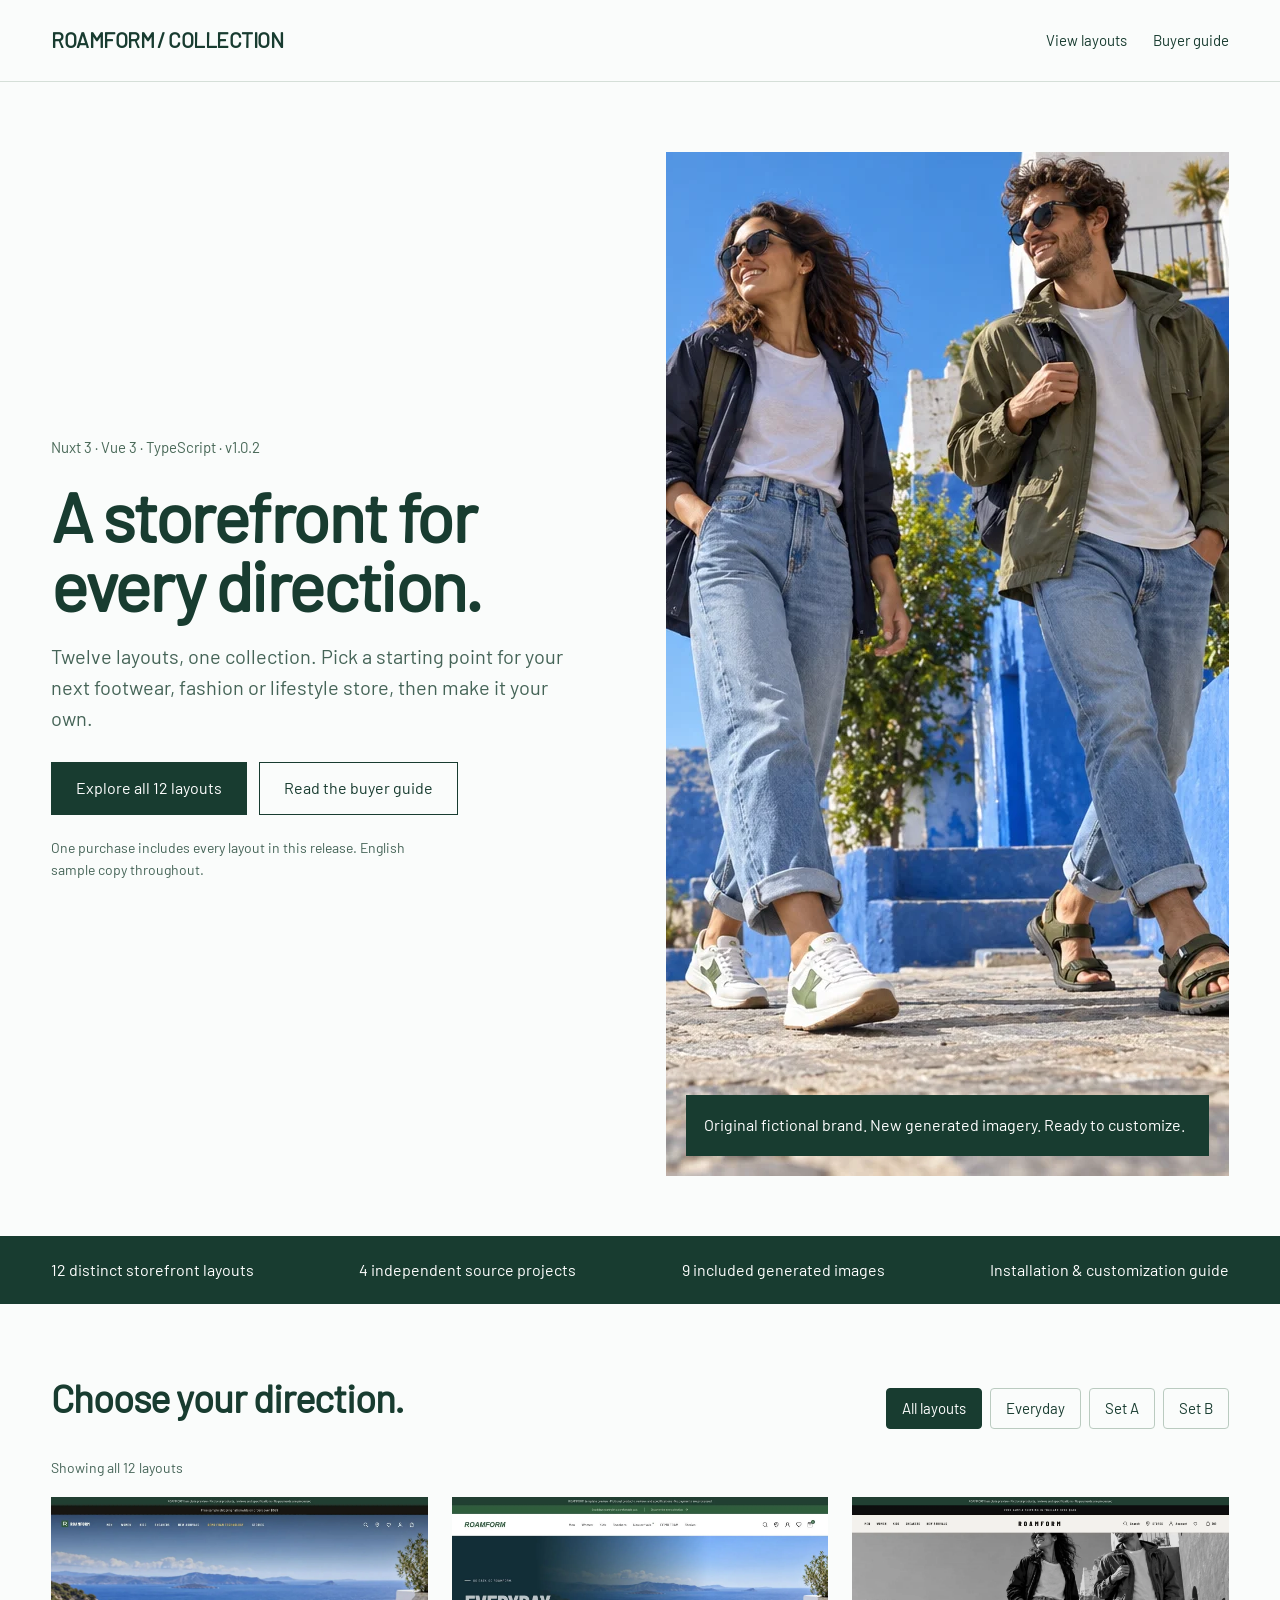
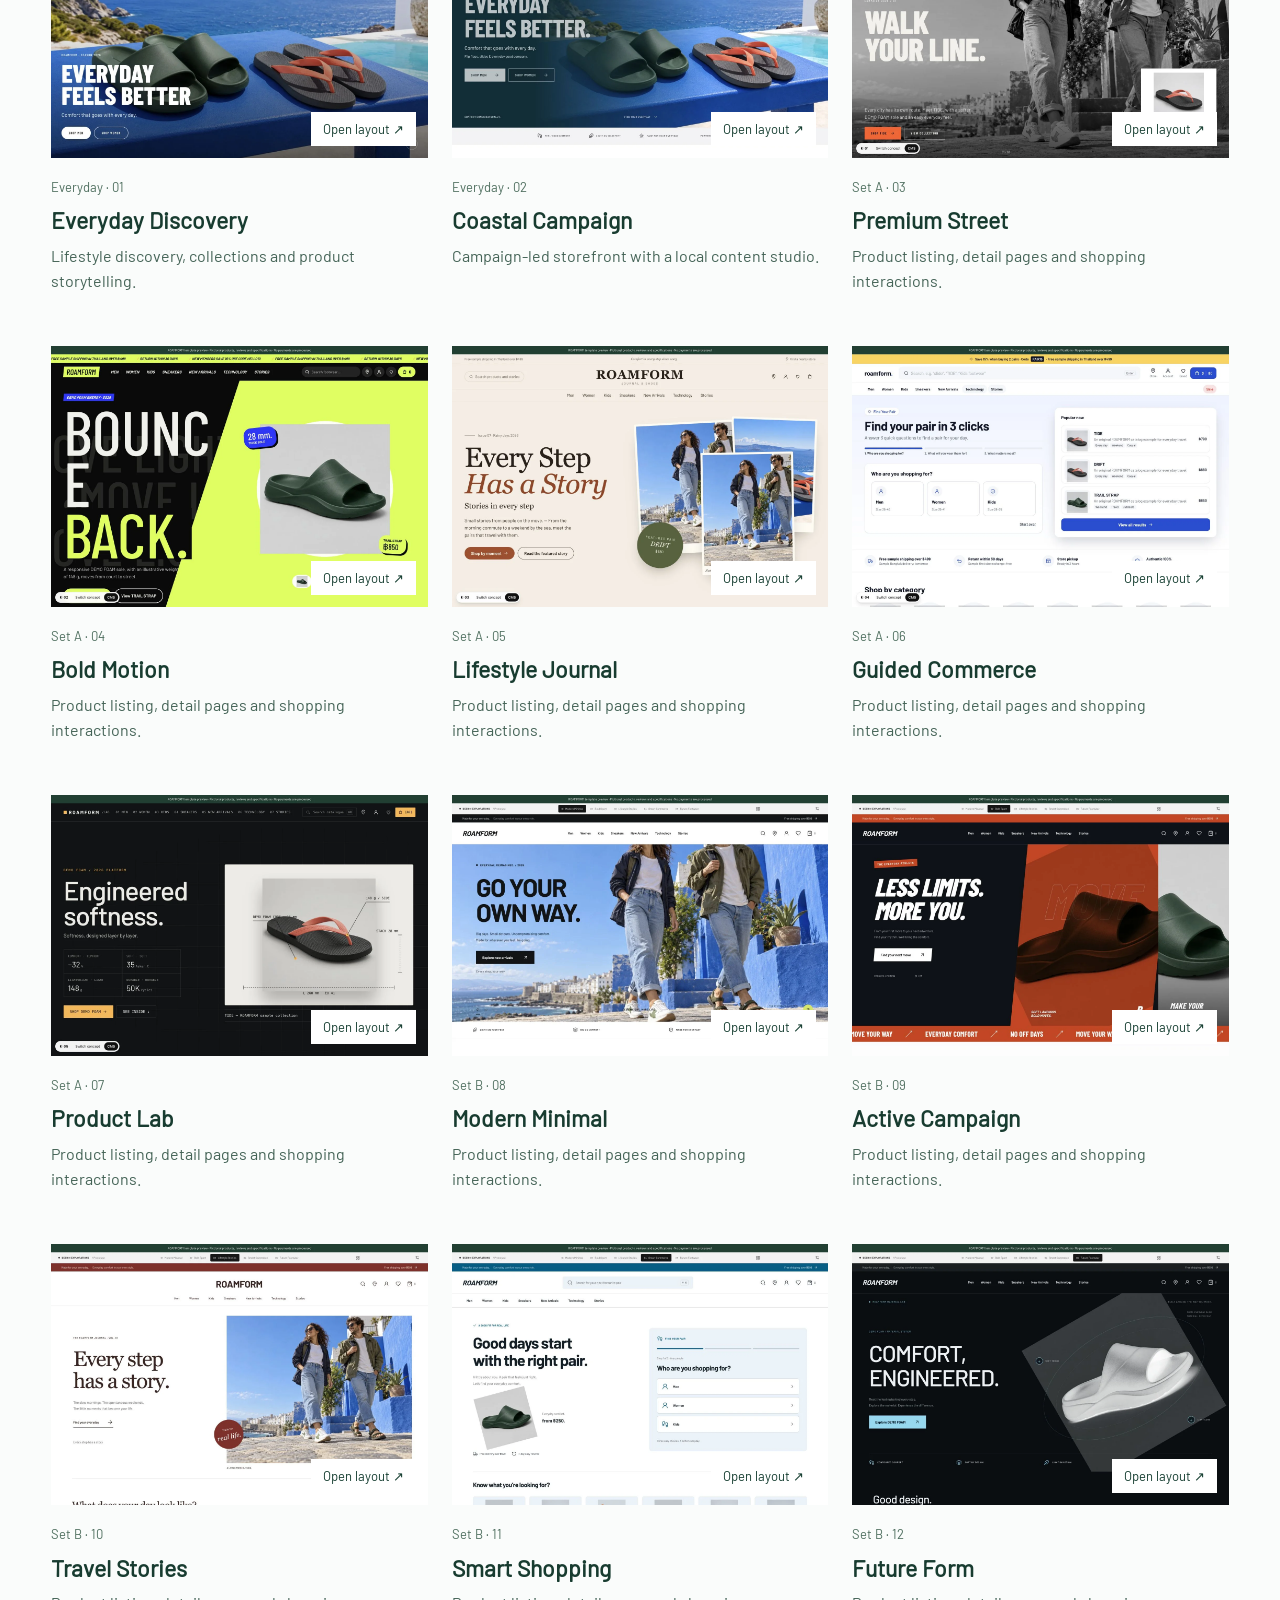
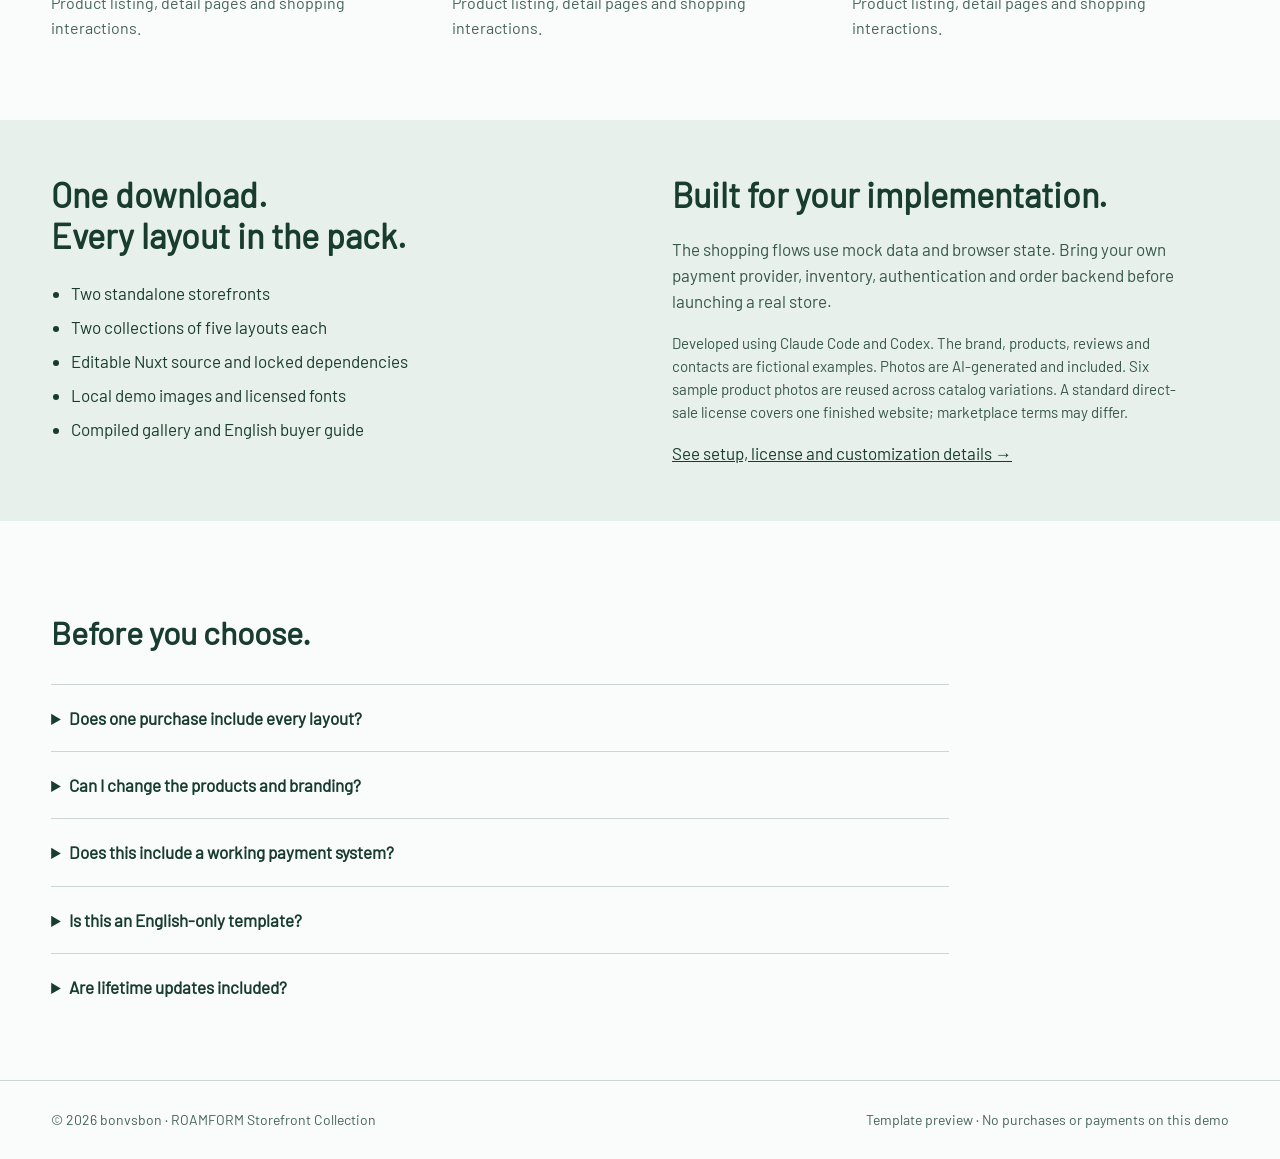
<file: index.html>
<!doctype html><html lang="en"><head><meta charset="utf-8"><meta name="viewport" content="width=device-width,initial-scale=1"><title>ROAMFORM · 12 Storefront Layouts</title><meta name="description" content="Explore twelve Nuxt storefront layouts in one editable collection. Includes source code, generated demo imagery and documentation."><link rel="icon" href="everyday-b/favicon.svg"><style>
@font-face{font-family:Barlow;src:url('everyday-b/fonts/font-2.woff2');font-weight:400;font-display:swap}*{box-sizing:border-box}html{scroll-behavior:smooth}body{margin:0;background:#fafcfb;color:#183c30;font-family:Barlow,Arial,sans-serif;font-size:17px;line-height:1.55}a{color:inherit}button{font:inherit;cursor:pointer}a:focus-visible,button:focus-visible{outline:3px solid #225ee1;outline-offset:4px}header{padding:24px 4vw;display:flex;justify-content:space-between;align-items:center;border-bottom:1px solid #d5dfd8}.brand{font-size:21px;font-weight:800;letter-spacing:-.025em;text-decoration:none}header nav{display:flex;gap:26px;font-size:15px}header nav a{text-decoration:none}.hero{display:grid;grid-template-columns:1fr 1fr;gap:4vw;padding:70px 4vw 60px;align-items:center}.hero .text{max-width:610px}.edition{font-size:15px;color:#486857}.hero h1{font-size:clamp(2.8rem,5.4vw,5.3rem);line-height:1;letter-spacing:-.035em;margin:22px 0;text-wrap:balance}.hero p{max-width:47ch;font-size:20px;color:#456457}.hero-image{position:relative}.hero-image img{width:100%;display:block;aspect-ratio:1/1;object-fit:cover;object-position:70% 50%}.hero-image .label{position:absolute;bottom:20px;left:20px;right:20px;color:white;background:#183c30;padding:18px;font-size:16px}.actions{display:flex;flex-wrap:wrap;gap:12px;margin-top:28px}.button{padding:13px 24px;display:inline-block;background:#183c30;color:white;text-decoration:none;font-size:16px;border:1px solid #183c30}.button.secondary{background:transparent;color:#183c30}.facts{padding:22px 4vw;background:#183c30;color:white;display:flex;justify-content:space-between;gap:16px;flex-wrap:wrap;font-size:16px}.catalog{padding:65px 4vw}.catalog-head{display:flex;justify-content:space-between;align-items:end;gap:20px;margin-bottom:28px}.catalog h2{font-size:clamp(2rem,3vw,3rem);letter-spacing:-.025em;margin:0}.filters{display:flex;gap:8px;flex-wrap:wrap}.filters button{border:1px solid #bacbc0;background:none;color:#183c30;padding:8px 15px;border-radius:4px;font-size:15px}.filters button[aria-pressed=true]{background:#183c30;color:white;border-color:#183c30}.layouts{display:grid;grid-template-columns:repeat(3,minmax(0,1fr));gap:38px 24px}.layout[hidden]{display:none}.preview{display:block;position:relative;background:#e4ece7;overflow:hidden}.preview img{display:block;width:100%;height:auto;aspect-ratio:1.44;object-fit:cover;object-position:top;transition:transform .3s ease}.preview:hover img{transform:scale(1.025)}.preview span{position:absolute;bottom:12px;right:12px;background:#fff;padding:7px 12px;font-size:13px;color:#173f32}.caption{padding:14px 0}.caption>span{font-size:13px;color:#507060}.caption h3{font-size:23px;margin:5px 0;font-weight:600}.caption h3 a{text-decoration:none}.caption p{color:#456457;font-size:16px;margin:0}.included{background:#e8f0eb;padding:55px 4vw;display:grid;grid-template-columns:1fr 1fr;gap:5vw}.included h2{font-size:34px;line-height:1.2;margin:0 0 20px}.included ul{margin:0;padding-left:20px;line-height:2}.included p{max-width:65ch;color:#365749}.included .small{font-size:15px}.faq{padding:60px 4vw;max-width:1000px}.faq h2{font-size:32px}.faq details{border-top:1px solid #c9d7ce;padding:20px 0}.faq summary{font-weight:600;cursor:pointer}.faq p{color:#456457;max-width:70ch}footer{border-top:1px solid #c9d7ce;padding:28px 4vw;display:flex;justify-content:space-between;gap:18px;font-size:14px;color:#456457}.skip{position:absolute;left:8px;top:-80px;background:white;padding:8px;z-index:10}.skip:focus{top:8px}#results{font-size:14px;color:#456457;margin:0 0 18px}@media(max-width:1000px){.layouts{grid-template-columns:repeat(2,minmax(0,1fr))}.hero{gap:30px}.hero h1{font-size:3.5rem}}@media(max-width:640px){header{padding:18px 5vw}header nav{gap:14px;font-size:13px}.hero{grid-template-columns:1fr;padding:35px 5vw}.hero h1{font-size:3.1rem}.hero p{font-size:18px}.hero-image img{aspect-ratio:1.4}.facts{font-size:14px;padding:20px 5vw}.catalog{padding:40px 5vw}.catalog-head{display:block}.filters{margin-top:20px}.layouts{grid-template-columns:1fr;gap:20px}.included{grid-template-columns:1fr;padding:35px 5vw}.faq{padding:35px 5vw}footer{flex-direction:column}}@media(prefers-reduced-motion:reduce){html{scroll-behavior:auto}*{transition:none!important}}
</style></head><body><a href="#main" class="skip">Skip to layouts</a><header><a class="brand" href="#">ROAMFORM / COLLECTION</a><nav><a href="#layouts">View layouts</a><a href="documentation/index.html">Buyer guide</a></nav></header><main id="main"><section class="hero"><div class="text"><span class="edition">Nuxt 3 · Vue 3 · TypeScript · v1.0.2</span><h1>A storefront for every direction.</h1><p>Twelve layouts, one collection. Pick a starting point for your next footwear, fashion or lifestyle store, then make it your own.</p><div class="actions"><a class="button" href="#layouts">Explore all 12 layouts</a><a class="button secondary" href="documentation/index.html">Read the buyer guide</a></div><p style="font-size:14px;margin-top:22px">One purchase includes every layout in this release. English sample copy throughout.</p></div><div class="hero-image"><img src="everyday-b/images/city.webp" alt="Travelers walking through a blue coastal city" width="1536" height="1024"><div class="label">Original fictional brand. New generated imagery. Ready to customize.</div></div></section><div class="facts"><span>12 distinct storefront layouts</span><span>4 independent source projects</span><span>9 included generated images</span><span>Installation & customization guide</span></div><section class="catalog" id="layouts"><div class="catalog-head"><h2>Choose your direction.</h2><div class="filters" aria-label="Filter layouts"><button aria-pressed="true" data-filter="All">All layouts</button><button aria-pressed="false" data-filter="Everyday">Everyday</button><button aria-pressed="false" data-filter="Set A">Set A</button><button aria-pressed="false" data-filter="Set B">Set B</button></div></div><p id="results" aria-live="polite">Showing all 12 layouts</p><div class="layouts"><article class="layout" data-group="Everyday"><a class="preview" href="everyday-a/#/" target="_blank" rel="noopener"><img src="previews/everyday-a.webp" alt="Everyday Discovery storefront preview" loading="lazy" width="1440" height="1000"><span>Open layout ↗</span></a><div class="caption"><span>Everyday · 01</span><h3><a href="everyday-a/#/" target="_blank" rel="noopener">Everyday Discovery</a></h3><p>Lifestyle discovery, collections and product storytelling.</p></div></article><article class="layout" data-group="Everyday"><a class="preview" href="everyday-b/#/" target="_blank" rel="noopener"><img src="previews/everyday-b.webp" alt="Coastal Campaign storefront preview" loading="lazy" width="1440" height="1000"><span>Open layout ↗</span></a><div class="caption"><span>Everyday · 02</span><h3><a href="everyday-b/#/" target="_blank" rel="noopener">Coastal Campaign</a></h3><p>Campaign-led storefront with a local content studio.</p></div></article><article class="layout" data-group="Set A"><a class="preview" href="concept-set-a/#/concept-01" target="_blank" rel="noopener"><img src="previews/concept-set-a-01.webp" alt="Premium Street storefront preview" loading="lazy" width="1440" height="1000"><span>Open layout ↗</span></a><div class="caption"><span>Set A · 03</span><h3><a href="concept-set-a/#/concept-01" target="_blank" rel="noopener">Premium Street</a></h3><p>Product listing, detail pages and shopping interactions.</p></div></article><article class="layout" data-group="Set A"><a class="preview" href="concept-set-a/#/concept-02" target="_blank" rel="noopener"><img src="previews/concept-set-a-02.webp" alt="Bold Motion storefront preview" loading="lazy" width="1440" height="1000"><span>Open layout ↗</span></a><div class="caption"><span>Set A · 04</span><h3><a href="concept-set-a/#/concept-02" target="_blank" rel="noopener">Bold Motion</a></h3><p>Product listing, detail pages and shopping interactions.</p></div></article><article class="layout" data-group="Set A"><a class="preview" href="concept-set-a/#/concept-03" target="_blank" rel="noopener"><img src="previews/concept-set-a-03.webp" alt="Lifestyle Journal storefront preview" loading="lazy" width="1440" height="1000"><span>Open layout ↗</span></a><div class="caption"><span>Set A · 05</span><h3><a href="concept-set-a/#/concept-03" target="_blank" rel="noopener">Lifestyle Journal</a></h3><p>Product listing, detail pages and shopping interactions.</p></div></article><article class="layout" data-group="Set A"><a class="preview" href="concept-set-a/#/concept-04" target="_blank" rel="noopener"><img src="previews/concept-set-a-04.webp" alt="Guided Commerce storefront preview" loading="lazy" width="1440" height="1000"><span>Open layout ↗</span></a><div class="caption"><span>Set A · 06</span><h3><a href="concept-set-a/#/concept-04" target="_blank" rel="noopener">Guided Commerce</a></h3><p>Product listing, detail pages and shopping interactions.</p></div></article><article class="layout" data-group="Set A"><a class="preview" href="concept-set-a/#/concept-05" target="_blank" rel="noopener"><img src="previews/concept-set-a-05.webp" alt="Product Lab storefront preview" loading="lazy" width="1440" height="1000"><span>Open layout ↗</span></a><div class="caption"><span>Set A · 07</span><h3><a href="concept-set-a/#/concept-05" target="_blank" rel="noopener">Product Lab</a></h3><p>Product listing, detail pages and shopping interactions.</p></div></article><article class="layout" data-group="Set B"><a class="preview" href="concept-set-b/#/concept-01" target="_blank" rel="noopener"><img src="previews/concept-set-b-01.webp" alt="Modern Minimal storefront preview" loading="lazy" width="1440" height="1000"><span>Open layout ↗</span></a><div class="caption"><span>Set B · 08</span><h3><a href="concept-set-b/#/concept-01" target="_blank" rel="noopener">Modern Minimal</a></h3><p>Product listing, detail pages and shopping interactions.</p></div></article><article class="layout" data-group="Set B"><a class="preview" href="concept-set-b/#/concept-02" target="_blank" rel="noopener"><img src="previews/concept-set-b-02.webp" alt="Active Campaign storefront preview" loading="lazy" width="1440" height="1000"><span>Open layout ↗</span></a><div class="caption"><span>Set B · 09</span><h3><a href="concept-set-b/#/concept-02" target="_blank" rel="noopener">Active Campaign</a></h3><p>Product listing, detail pages and shopping interactions.</p></div></article><article class="layout" data-group="Set B"><a class="preview" href="concept-set-b/#/concept-03" target="_blank" rel="noopener"><img src="previews/concept-set-b-03.webp" alt="Travel Stories storefront preview" loading="lazy" width="1440" height="1000"><span>Open layout ↗</span></a><div class="caption"><span>Set B · 10</span><h3><a href="concept-set-b/#/concept-03" target="_blank" rel="noopener">Travel Stories</a></h3><p>Product listing, detail pages and shopping interactions.</p></div></article><article class="layout" data-group="Set B"><a class="preview" href="concept-set-b/#/concept-04" target="_blank" rel="noopener"><img src="previews/concept-set-b-04.webp" alt="Smart Shopping storefront preview" loading="lazy" width="1440" height="1000"><span>Open layout ↗</span></a><div class="caption"><span>Set B · 11</span><h3><a href="concept-set-b/#/concept-04" target="_blank" rel="noopener">Smart Shopping</a></h3><p>Product listing, detail pages and shopping interactions.</p></div></article><article class="layout" data-group="Set B"><a class="preview" href="concept-set-b/#/concept-05" target="_blank" rel="noopener"><img src="previews/concept-set-b-05.webp" alt="Future Form storefront preview" loading="lazy" width="1440" height="1000"><span>Open layout ↗</span></a><div class="caption"><span>Set B · 12</span><h3><a href="concept-set-b/#/concept-05" target="_blank" rel="noopener">Future Form</a></h3><p>Product listing, detail pages and shopping interactions.</p></div></article></div></section><section class="included"><div><h2>One download.<br>Every layout in the pack.</h2><ul><li>Two standalone storefronts</li><li>Two collections of five layouts each</li><li>Editable Nuxt source and locked dependencies</li><li>Local demo images and licensed fonts</li><li>Compiled gallery and English buyer guide</li></ul></div><div><h2>Built for your implementation.</h2><p>The shopping flows use mock data and browser state. Bring your own payment provider, inventory, authentication and order backend before launching a real store.</p><p class="small">Developed using Claude Code and Codex. The brand, products, reviews and contacts are fictional examples. Photos are AI-generated and included. Six sample product photos are reused across catalog variations. A standard direct-sale license covers one finished website; marketplace terms may differ.</p><a href="documentation/index.html">See setup, license and customization details →</a></div></section><section class="faq"><h2>Before you choose.</h2><details><summary>Does one purchase include every layout?</summary><p>Yes. All twelve layouts in v1.0.2 are included. They are delivered as four source projects; the two concept projects each contain five layout routes.</p></details><details><summary>Can I change the products and branding?</summary><p>Yes. Edit catalog data, colors, content and images in the supplied source projects. A Vue/Nuxt developer can adapt the template to your business.</p></details><details><summary>Does this include a working payment system?</summary><p>The previews demonstrate storefront interactions using mock state. They do not process payments, create real accounts or submit orders. Backend services are not included.</p></details><details><summary>Is this an English-only template?</summary><p>Yes. All twelve layouts, supporting pages, shopping messages and sample content are in English. A multilingual translation system is not included.</p></details><details><summary>Are lifetime updates included?</summary><p>The download contains the current v1.0.2 release. Future updates and support depend on the seller's published terms.</p></details></section></main><footer><span>© 2026 bonvsbon · ROAMFORM Storefront Collection</span><span>Template preview · No purchases or payments on this demo</span></footer><script>const filters=document.querySelectorAll('[data-filter]');filters.forEach(b=>b.addEventListener('click',()=>{filters.forEach(x=>x.setAttribute('aria-pressed',String(x===b)));let n=0;document.querySelectorAll('.layout').forEach(a=>{a.hidden=b.dataset.filter!=='All'&&a.dataset.group!==b.dataset.filter;if(!a.hidden)n++});document.querySelector('#results').textContent='Showing '+n+' layouts'}));</script></body></html>
</file>
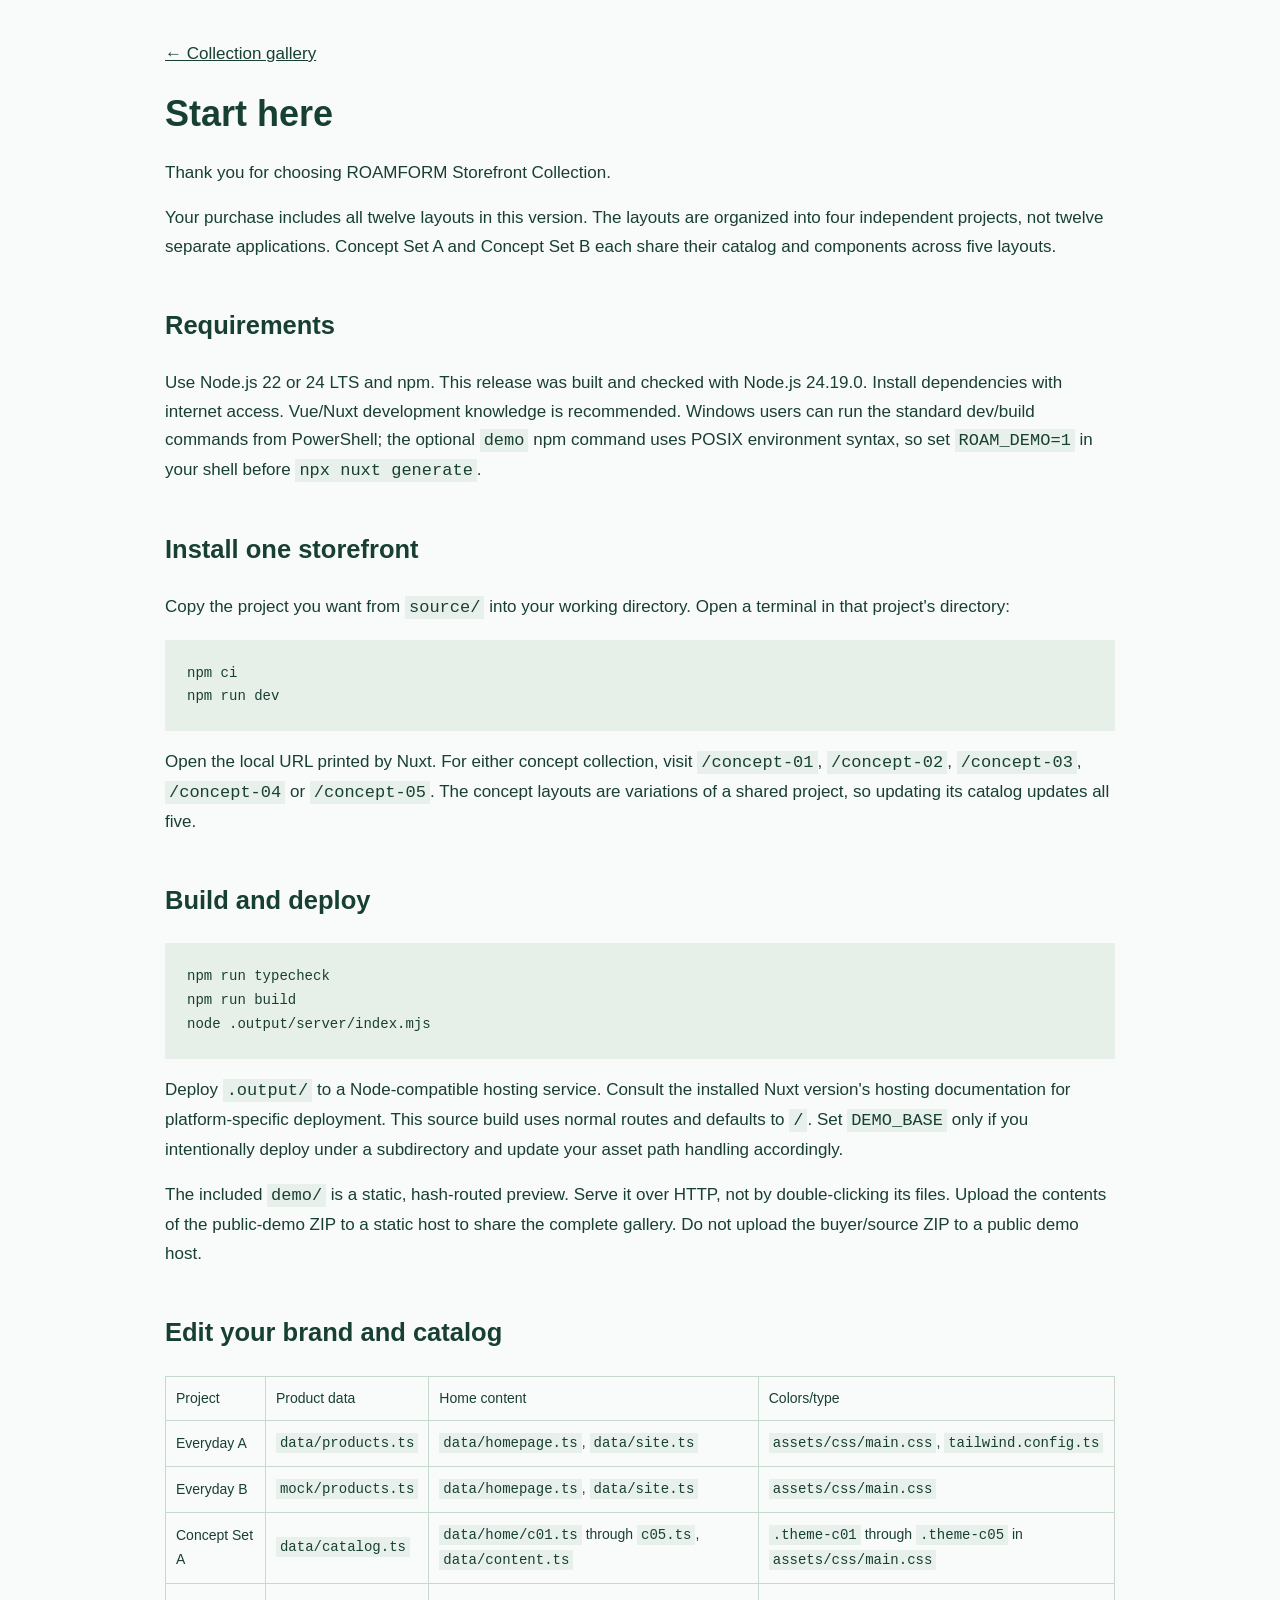
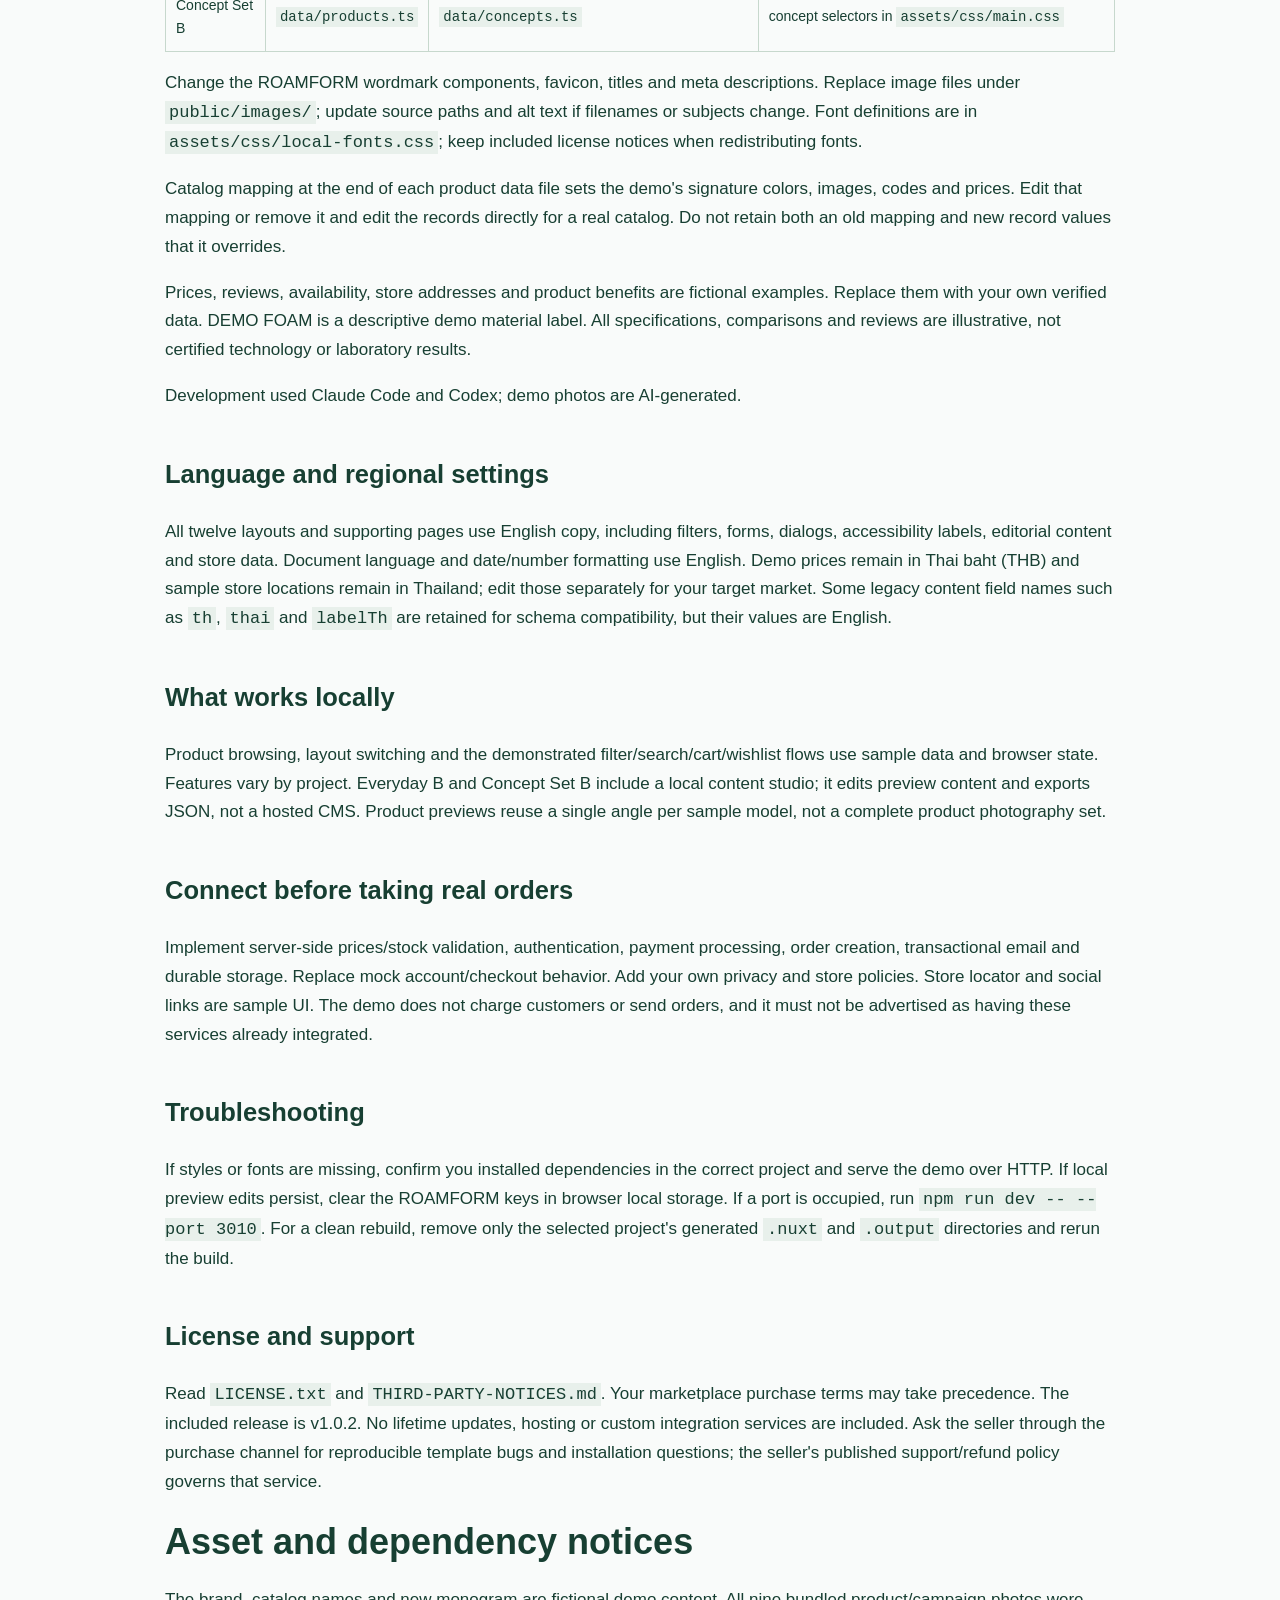
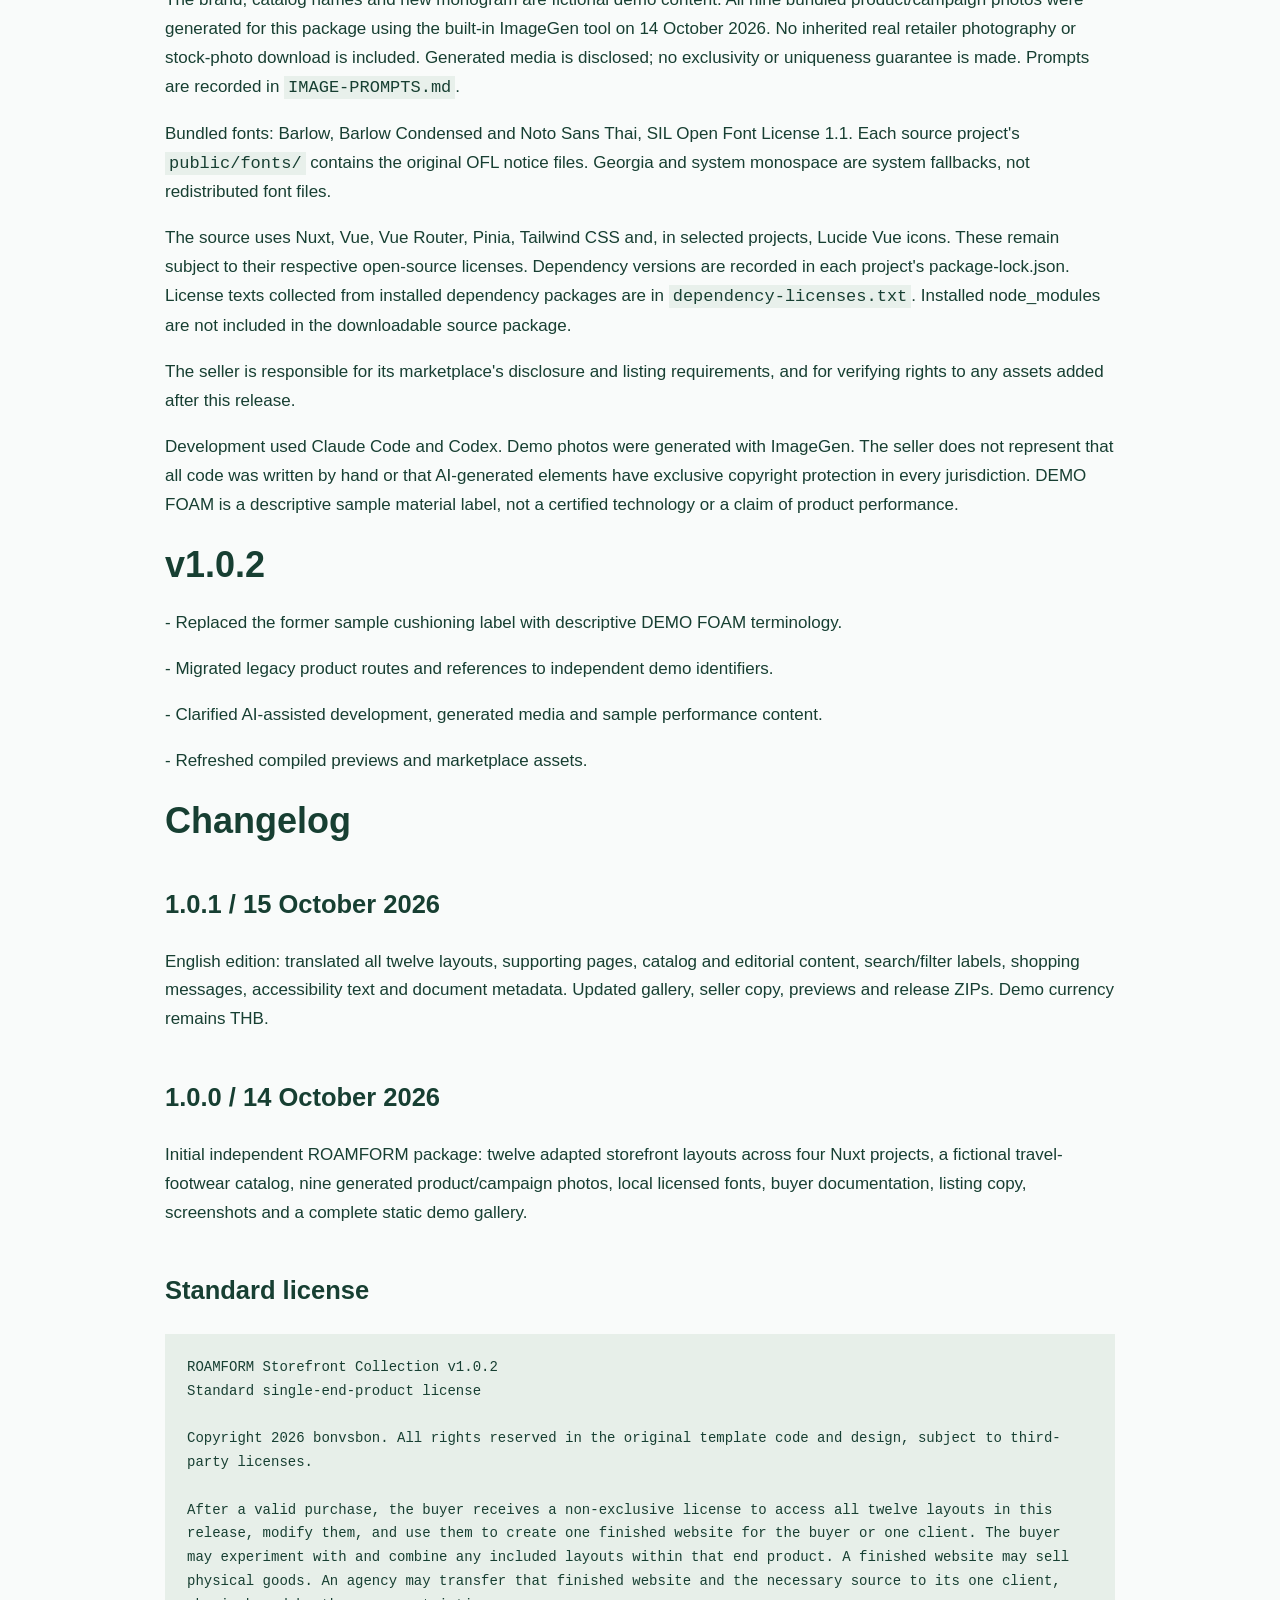
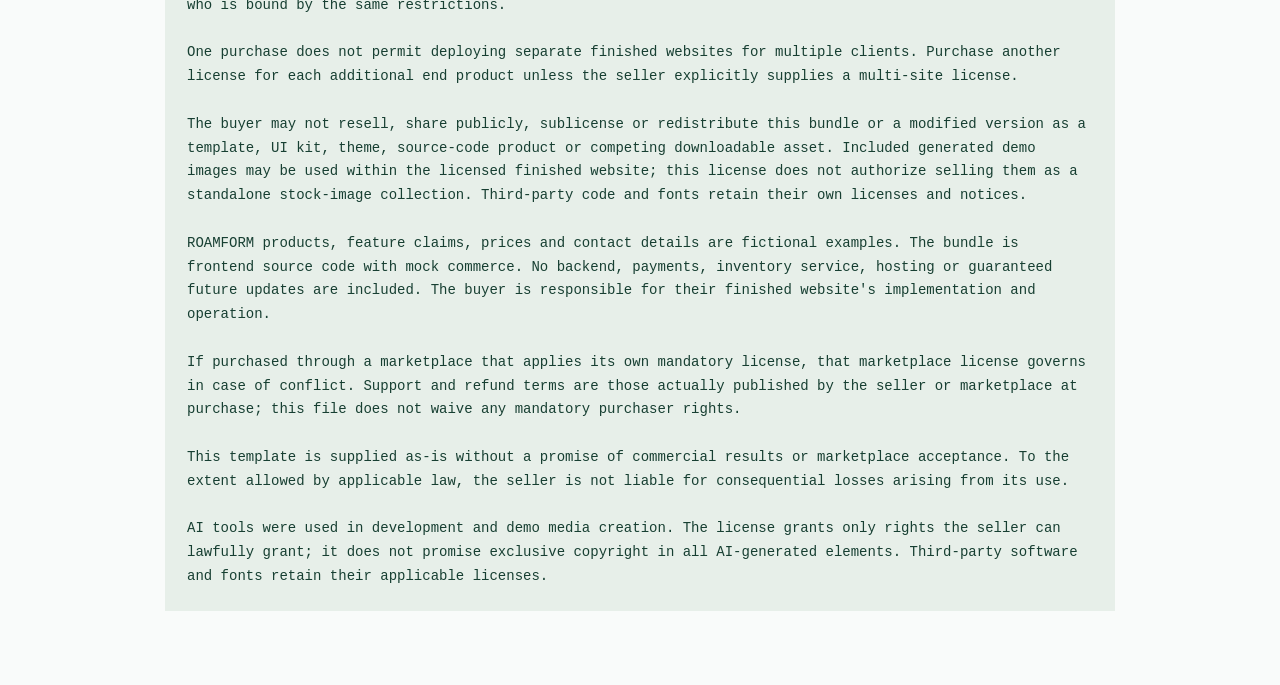
<file: documentation/index.html>
<!doctype html><html lang="en"><meta charset="utf-8"><meta name="viewport" content="width=device-width,initial-scale=1"><title>ROAMFORM buyer guide</title><style>body{font:17px/1.7 Arial,sans-serif;margin:0;color:#173f32;background:#f9fbfa}main{max-width:950px;margin:auto;padding:40px 24px}h1{font-size:36px;line-height:1.15}h2{margin-top:42px}p{overflow-wrap:anywhere}pre{padding:22px;background:#e7efe9;overflow:auto;font:14px/1.7 monospace}a{color:inherit}</style><main><a href="../index.html">← Collection gallery</a><h1>Start here</h1><p>Thank you for choosing ROAMFORM Storefront Collection.</p><p>Your purchase includes all twelve layouts in this version. The layouts are organized into four independent projects, not twelve separate applications. Concept Set A and Concept Set B each share their catalog and components across five layouts.</p><h2>Requirements</h2><p>Use Node.js 22 or 24 LTS and npm. This release was built and checked with Node.js 24.19.0. Install dependencies with internet access. Vue/Nuxt development knowledge is recommended. Windows users can run the standard dev/build commands from PowerShell; the optional <code style="background:#e8f0eb;padding:2px 4px">demo</code> npm command uses POSIX environment syntax, so set <code style="background:#e8f0eb;padding:2px 4px">ROAM_DEMO=1</code> in your shell before <code style="background:#e8f0eb;padding:2px 4px">npx nuxt generate</code>.</p><h2>Install one storefront</h2><p>Copy the project you want from <code style="background:#e8f0eb;padding:2px 4px">source/</code> into your working directory. Open a terminal in that project&#x27;s directory:</p><pre>npm ci
npm run dev
</pre><p>Open the local URL printed by Nuxt. For either concept collection, visit <code style="background:#e8f0eb;padding:2px 4px">/concept-01</code>, <code style="background:#e8f0eb;padding:2px 4px">/concept-02</code>, <code style="background:#e8f0eb;padding:2px 4px">/concept-03</code>, <code style="background:#e8f0eb;padding:2px 4px">/concept-04</code> or <code style="background:#e8f0eb;padding:2px 4px">/concept-05</code>. The concept layouts are variations of a shared project, so updating its catalog updates all five.</p><h2>Build and deploy</h2><pre>npm run typecheck
npm run build
node .output/server/index.mjs
</pre><p>Deploy <code style="background:#e8f0eb;padding:2px 4px">.output/</code> to a Node-compatible hosting service. Consult the installed Nuxt version&#x27;s hosting documentation for platform-specific deployment. This source build uses normal routes and defaults to <code style="background:#e8f0eb;padding:2px 4px">/</code>. Set <code style="background:#e8f0eb;padding:2px 4px">DEMO_BASE</code> only if you intentionally deploy under a subdirectory and update your asset path handling accordingly.</p><p>The included <code style="background:#e8f0eb;padding:2px 4px">demo/</code> is a static, hash-routed preview. Serve it over HTTP, not by double-clicking its files. Upload the contents of the public-demo ZIP to a static host to share the complete gallery. Do not upload the buyer/source ZIP to a public demo host.</p><h2>Edit your brand and catalog</h2><div style="overflow:auto"><table style="border-collapse:collapse;font-size:14px"><tr><td style="border:1px solid #c7d8cd;padding:10px">Project</td><td style="border:1px solid #c7d8cd;padding:10px">Product data</td><td style="border:1px solid #c7d8cd;padding:10px">Home content</td><td style="border:1px solid #c7d8cd;padding:10px">Colors/type</td></tr><tr><td style="border:1px solid #c7d8cd;padding:10px">Everyday A</td><td style="border:1px solid #c7d8cd;padding:10px"><code style="background:#e8f0eb;padding:2px 4px">data/products.ts</code></td><td style="border:1px solid #c7d8cd;padding:10px"><code style="background:#e8f0eb;padding:2px 4px">data/homepage.ts</code>, <code style="background:#e8f0eb;padding:2px 4px">data/site.ts</code></td><td style="border:1px solid #c7d8cd;padding:10px"><code style="background:#e8f0eb;padding:2px 4px">assets/css/main.css</code>, <code style="background:#e8f0eb;padding:2px 4px">tailwind.config.ts</code></td></tr><tr><td style="border:1px solid #c7d8cd;padding:10px">Everyday B</td><td style="border:1px solid #c7d8cd;padding:10px"><code style="background:#e8f0eb;padding:2px 4px">mock/products.ts</code></td><td style="border:1px solid #c7d8cd;padding:10px"><code style="background:#e8f0eb;padding:2px 4px">data/homepage.ts</code>, <code style="background:#e8f0eb;padding:2px 4px">data/site.ts</code></td><td style="border:1px solid #c7d8cd;padding:10px"><code style="background:#e8f0eb;padding:2px 4px">assets/css/main.css</code></td></tr><tr><td style="border:1px solid #c7d8cd;padding:10px">Concept Set A</td><td style="border:1px solid #c7d8cd;padding:10px"><code style="background:#e8f0eb;padding:2px 4px">data/catalog.ts</code></td><td style="border:1px solid #c7d8cd;padding:10px"><code style="background:#e8f0eb;padding:2px 4px">data/home/c01.ts</code> through <code style="background:#e8f0eb;padding:2px 4px">c05.ts</code>, <code style="background:#e8f0eb;padding:2px 4px">data/content.ts</code></td><td style="border:1px solid #c7d8cd;padding:10px"><code style="background:#e8f0eb;padding:2px 4px">.theme-c01</code> through <code style="background:#e8f0eb;padding:2px 4px">.theme-c05</code> in <code style="background:#e8f0eb;padding:2px 4px">assets/css/main.css</code></td></tr><tr><td style="border:1px solid #c7d8cd;padding:10px">Concept Set B</td><td style="border:1px solid #c7d8cd;padding:10px"><code style="background:#e8f0eb;padding:2px 4px">data/products.ts</code></td><td style="border:1px solid #c7d8cd;padding:10px"><code style="background:#e8f0eb;padding:2px 4px">data/concepts.ts</code></td><td style="border:1px solid #c7d8cd;padding:10px">concept selectors in <code style="background:#e8f0eb;padding:2px 4px">assets/css/main.css</code></td></tr></table></div><p>Change the ROAMFORM wordmark components, favicon, titles and meta descriptions. Replace image files under <code style="background:#e8f0eb;padding:2px 4px">public/images/</code>; update source paths and alt text if filenames or subjects change. Font definitions are in <code style="background:#e8f0eb;padding:2px 4px">assets/css/local-fonts.css</code>; keep included license notices when redistributing fonts.</p><p>Catalog mapping at the end of each product data file sets the demo&#x27;s signature colors, images, codes and prices. Edit that mapping or remove it and edit the records directly for a real catalog. Do not retain both an old mapping and new record values that it overrides.</p><p>Prices, reviews, availability, store addresses and product benefits are fictional examples. Replace them with your own verified data. DEMO FOAM is a descriptive demo material label. All specifications, comparisons and reviews are illustrative, not certified technology or laboratory results.</p><p>Development used Claude Code and Codex; demo photos are AI-generated.</p><h2>Language and regional settings</h2><p>All twelve layouts and supporting pages use English copy, including filters, forms, dialogs, accessibility labels, editorial content and store data. Document language and date/number formatting use English. Demo prices remain in Thai baht (THB) and sample store locations remain in Thailand; edit those separately for your target market. Some legacy content field names such as <code style="background:#e8f0eb;padding:2px 4px">th</code>, <code style="background:#e8f0eb;padding:2px 4px">thai</code> and <code style="background:#e8f0eb;padding:2px 4px">labelTh</code> are retained for schema compatibility, but their values are English.</p><h2>What works locally</h2><p>Product browsing, layout switching and the demonstrated filter/search/cart/wishlist flows use sample data and browser state. Features vary by project. Everyday B and Concept Set B include a local content studio; it edits preview content and exports JSON, not a hosted CMS. Product previews reuse a single angle per sample model, not a complete product photography set.</p><h2>Connect before taking real orders</h2><p>Implement server-side prices/stock validation, authentication, payment processing, order creation, transactional email and durable storage. Replace mock account/checkout behavior. Add your own privacy and store policies. Store locator and social links are sample UI. The demo does not charge customers or send orders, and it must not be advertised as having these services already integrated.</p><h2>Troubleshooting</h2><p>If styles or fonts are missing, confirm you installed dependencies in the correct project and serve the demo over HTTP. If local preview edits persist, clear the ROAMFORM keys in browser local storage. If a port is occupied, run <code style="background:#e8f0eb;padding:2px 4px">npm run dev -- --port 3010</code>. For a clean rebuild, remove only the selected project&#x27;s generated <code style="background:#e8f0eb;padding:2px 4px">.nuxt</code> and <code style="background:#e8f0eb;padding:2px 4px">.output</code> directories and rerun the build.</p><h2>License and support</h2><p>Read <code style="background:#e8f0eb;padding:2px 4px">LICENSE.txt</code> and <code style="background:#e8f0eb;padding:2px 4px">THIRD-PARTY-NOTICES.md</code>. Your marketplace purchase terms may take precedence. The included release is v1.0.2. No lifetime updates, hosting or custom integration services are included. Ask the seller through the purchase channel for reproducible template bugs and installation questions; the seller&#x27;s published support/refund policy governs that service.</p><h1>Asset and dependency notices</h1><p>The brand, catalog names and new monogram are fictional demo content. All nine bundled product/campaign photos were generated for this package using the built-in ImageGen tool on 14 October 2026. No inherited real retailer photography or stock-photo download is included. Generated media is disclosed; no exclusivity or uniqueness guarantee is made. Prompts are recorded in <code style="background:#e8f0eb;padding:2px 4px">IMAGE-PROMPTS.md</code>.</p><p>Bundled fonts: Barlow, Barlow Condensed and Noto Sans Thai, SIL Open Font License 1.1. Each source project&#x27;s <code style="background:#e8f0eb;padding:2px 4px">public/fonts/</code> contains the original OFL notice files. Georgia and system monospace are system fallbacks, not redistributed font files.</p><p>The source uses Nuxt, Vue, Vue Router, Pinia, Tailwind CSS and, in selected projects, Lucide Vue icons. These remain subject to their respective open-source licenses. Dependency versions are recorded in each project&#x27;s package-lock.json. License texts collected from installed dependency packages are in <code style="background:#e8f0eb;padding:2px 4px">dependency-licenses.txt</code>. Installed node_modules are not included in the downloadable source package.</p><p>The seller is responsible for its marketplace&#x27;s disclosure and listing requirements, and for verifying rights to any assets added after this release.</p><p>Development used Claude Code and Codex. Demo photos were generated with ImageGen. The seller does not represent that all code was written by hand or that AI-generated elements have exclusive copyright protection in every jurisdiction. DEMO FOAM is a descriptive sample material label, not a certified technology or a claim of product performance.</p><h1>v1.0.2</h1><p>- Replaced the former sample cushioning label with descriptive DEMO FOAM terminology.</p><p>- Migrated legacy product routes and references to independent demo identifiers.</p><p>- Clarified AI-assisted development, generated media and sample performance content.</p><p>- Refreshed compiled previews and marketplace assets.</p><h1>Changelog</h1><h2>1.0.1 / 15 October 2026</h2><p>English edition: translated all twelve layouts, supporting pages, catalog and editorial content, search/filter labels, shopping messages, accessibility text and document metadata. Updated gallery, seller copy, previews and release ZIPs. Demo currency remains THB.</p><h2>1.0.0 / 14 October 2026</h2><p>Initial independent ROAMFORM package: twelve adapted storefront layouts across four Nuxt projects, a fictional travel-footwear catalog, nine generated product/campaign photos, local licensed fonts, buyer documentation, listing copy, screenshots and a complete static demo gallery.</p><h2>Standard license</h2><pre style="white-space:pre-wrap">ROAMFORM Storefront Collection v1.0.2
Standard single-end-product license

Copyright 2026 bonvsbon. All rights reserved in the original template code and design, subject to third-party licenses.

After a valid purchase, the buyer receives a non-exclusive license to access all twelve layouts in this release, modify them, and use them to create one finished website for the buyer or one client. The buyer may experiment with and combine any included layouts within that end product. A finished website may sell physical goods. An agency may transfer that finished website and the necessary source to its one client, who is bound by the same restrictions.

One purchase does not permit deploying separate finished websites for multiple clients. Purchase another license for each additional end product unless the seller explicitly supplies a multi-site license.

The buyer may not resell, share publicly, sublicense or redistribute this bundle or a modified version as a template, UI kit, theme, source-code product or competing downloadable asset. Included generated demo images may be used within the licensed finished website; this license does not authorize selling them as a standalone stock-image collection. Third-party code and fonts retain their own licenses and notices.

ROAMFORM products, feature claims, prices and contact details are fictional examples. The bundle is frontend source code with mock commerce. No backend, payments, inventory service, hosting or guaranteed future updates are included. The buyer is responsible for their finished website&#x27;s implementation and operation.

If purchased through a marketplace that applies its own mandatory license, that marketplace license governs in case of conflict. Support and refund terms are those actually published by the seller or marketplace at purchase; this file does not waive any mandatory purchaser rights.

This template is supplied as-is without a promise of commercial results or marketplace acceptance. To the extent allowed by applicable law, the seller is not liable for consequential losses arising from its use.

AI tools were used in development and demo media creation. The license grants only rights the seller can lawfully grant; it does not promise exclusive copyright in all AI-generated elements. Third-party software and fonts retain their applicable licenses.
</pre></main></html>
</file>
